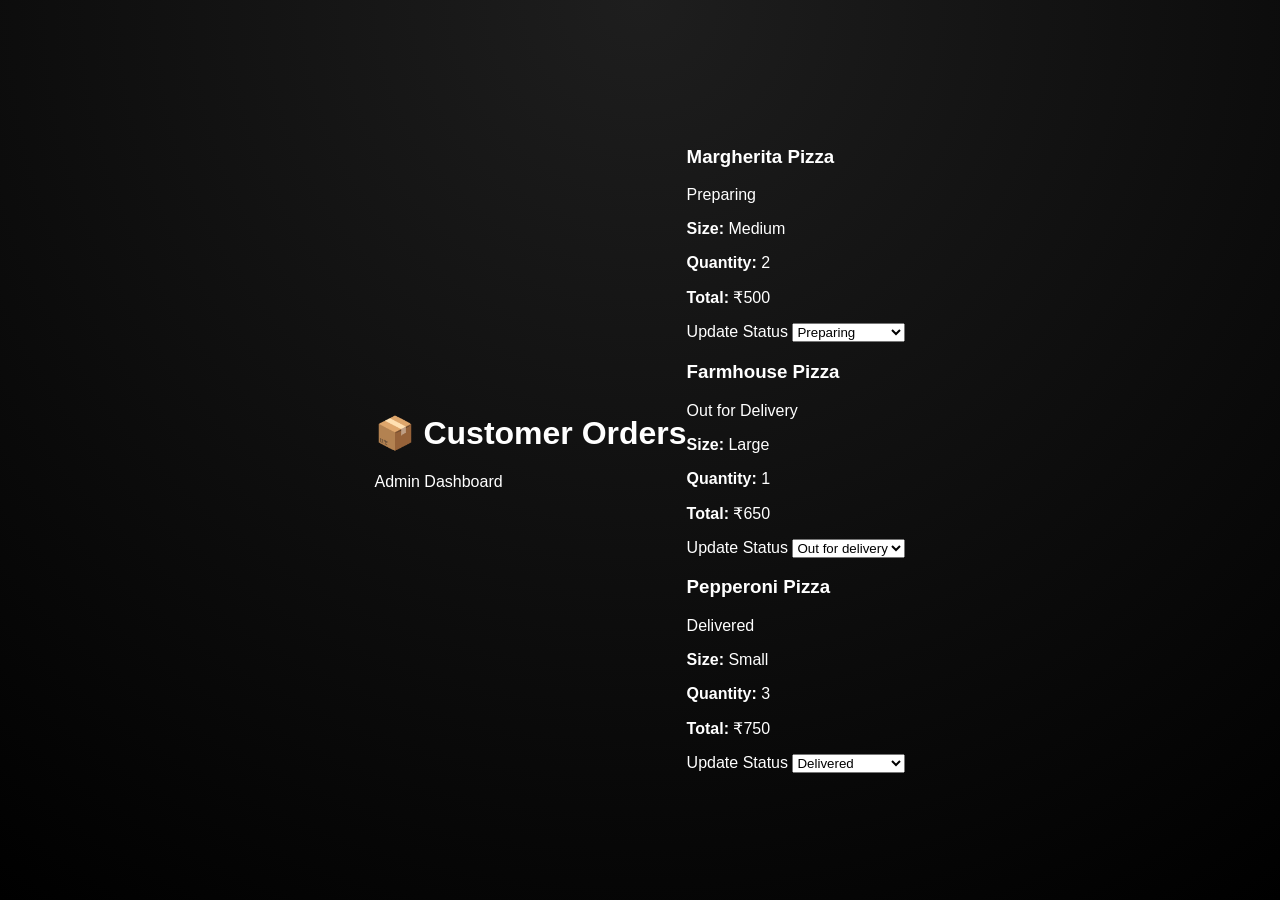
<file: admin-orders.html>
<!DOCTYPE html>
<html lang="en">
<head>
  <meta charset="UTF-8">
  <title>Admin Orders</title>
  <link rel="stylesheet" href="style.css">
</head>
<body>

  <header class="header">
    <h1>📦 Customer Orders</h1>
    <p>Admin Dashboard</p>
  </header>

  <section class="orders-container">

    <!-- Order Card -->
    <div class="order-card">
      <div class="order-header">
        <h3>Margherita Pizza</h3>
        <span class="status preparing">Preparing</span>
      </div>

      <div class="order-details">
        <p><strong>Size:</strong> Medium</p>
        <p><strong>Quantity:</strong> 2</p>
        <p><strong>Total:</strong> ₹500</p>
      </div>

      <div class="order-actions">
        <label>Update Status</label>
        <select>
          <option selected>Preparing</option>
          <option>Out for delivery</option>
          <option>Delivered</option>
        </select>
      </div>
    </div>

    <!-- Order Card -->
    <div class="order-card">
      <div class="order-header">
        <h3>Farmhouse Pizza</h3>
        <span class="status out">Out for Delivery</span>
      </div>

      <div class="order-details">
        <p><strong>Size:</strong> Large</p>
        <p><strong>Quantity:</strong> 1</p>
        <p><strong>Total:</strong> ₹650</p>
      </div>

      <div class="order-actions">
        <label>Update Status</label>
        <select>
          <option>Preparing</option>
          <option selected>Out for delivery</option>
          <option>Delivered</option>
        </select>
      </div>
    </div>

    <!-- Order Card -->
    <div class="order-card">
      <div class="order-header">
        <h3>Pepperoni Pizza</h3>
        <span class="status delivered">Delivered</span>
      </div>

      <div class="order-details">
        <p><strong>Size:</strong> Small</p>
        <p><strong>Quantity:</strong> 3</p>
        <p><strong>Total:</strong> ₹750</p>
      </div>

      <div class="order-actions">
        <label>Update Status</label>
        <select>
          <option>Preparing</option>
          <option>Out for delivery</option>
          <option selected>Delivered</option>
        </select>
      </div>
    </div>

  </section>

</body>
</html>
</file>
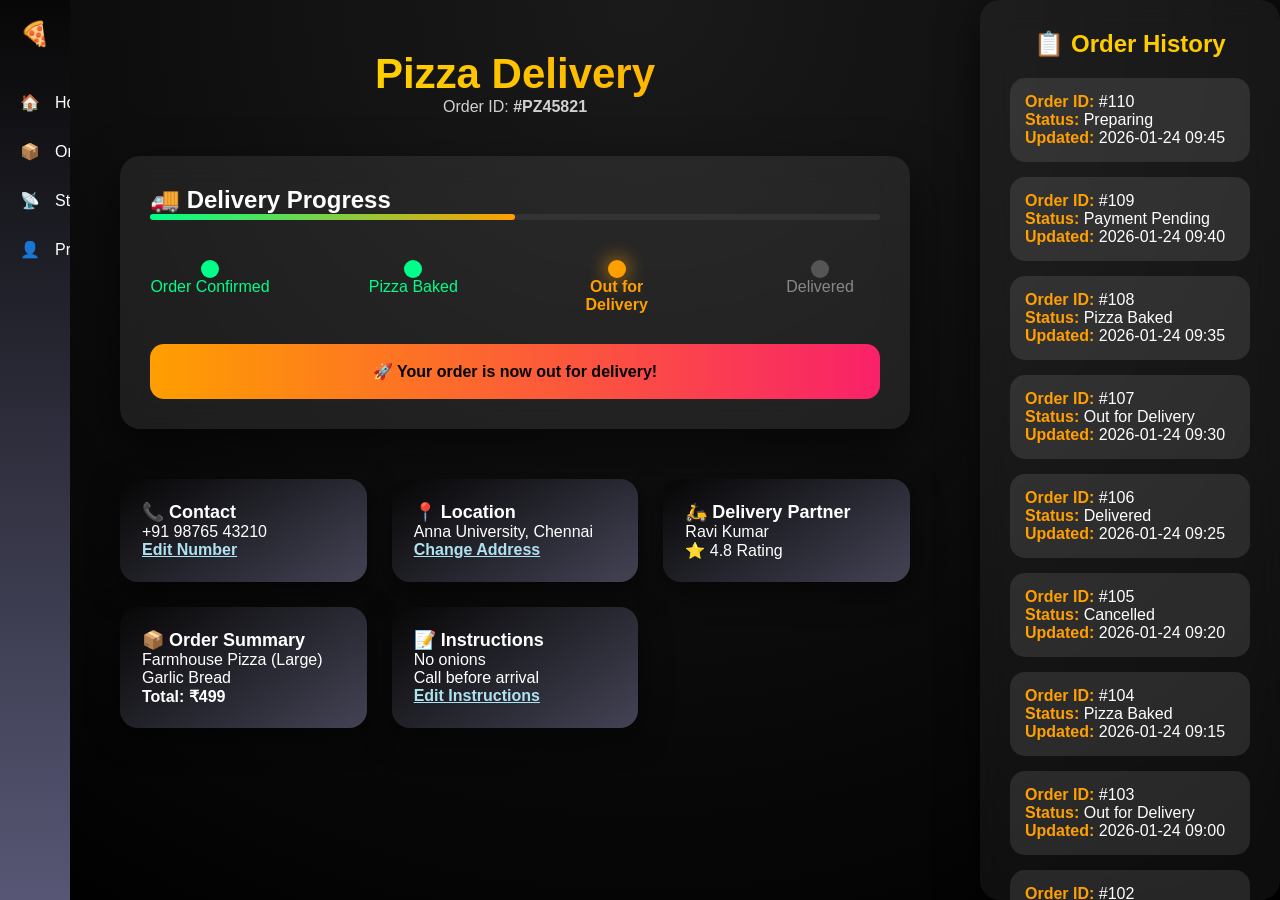
<file: deliveryupdate.html>
<!DOCTYPE html>
<html lang="en">
<head>
<meta charset="UTF-8">
<title>Pizza Delivery Page</title>

<style>
/* ---------- RESET ---------- */
* {
    box-sizing: border-box;
    margin: 0;
    padding: 0;
}

/* ---------- BASE ---------- */
body {
    font-family: 'Poppins', 'Segoe UI', sans-serif;
    background: radial-gradient(circle at top, #1a1a1a, #000);
    color: #fff;
}

/* ---------- LAYOUT ---------- */
.container {
    display: flex;
}

/* ---------- SIDEBAR ---------- */
.sidebar {
    width: 70px;
    background: linear-gradient(to bottom, #070707, #575775);
    height: 100vh;
    position: fixed;
    top: 0;
    left: 0;
    transition: width 0.3s ease;
    overflow: hidden;
    display: flex;
    flex-direction: column;
    align-items: center;
    padding-top: 20px;
    z-index: 100;
}

.sidebar:hover {
    width: 220px;
}

.sidebar h2 {
    margin-bottom: 30px;
    color: #fff;
    text-align: center;
}

.nav-item {
    display: flex;
    align-items: center;
    width: 100%;
    padding: 15px 20px;
    cursor: pointer;
    font-size: 16px;
    color: #fff;
    transition: background 0.3s;
}

.nav-item:hover {
    background: rgba(255,255,255,0.15);
}

.nav-item span {
    margin-left: 15px;
    white-space: nowrap;
}

/* ---------- MAIN PAGE ---------- */
.main-page {
    margin-left: 70px;
    padding: 50px;
    flex: 1;
}

/* ---------- ORDER HISTORY ---------- */
.order-history {
    width: 300px;
    padding: 30px;
    background: rgba(255,255,255,0.05);
    backdrop-filter: blur(15px);
    border-radius: 20px;
    margin-left: 20px;
    max-height: 100vh;
    overflow-y: auto;
    box-shadow: 0 15px 40px rgba(0,0,0,0.6);
}

.order-history h2 {
    color: #ffcc00;
    margin-bottom: 20px;
    text-align: center;
}

.order-item {
    background: rgba(255,255,255,0.1);
    padding: 15px;
    border-radius: 15px;
    margin-bottom: 15px;
}

.order-item p span {
    color: #ff9f00;
    font-weight: 600;
}

/* ---------- HEADER ---------- */
.header {
    text-align: center;
    margin-bottom: 40px;
}

.header h1 {
    font-size: 42px;
    background: linear-gradient(to right, #ffe600, #ff9f00);
    -webkit-background-clip: text;
    color: transparent;
}

.header p {
    opacity: 0.8;
}

/* ---------- DELIVERY STATUS ---------- */
.delivery-status {
    margin-top: 40px;
    padding: 30px;
    border-radius: 20px;
    background: rgba(255,255,255,0.08);
    backdrop-filter: blur(15px);
    box-shadow: 0 20px 50px rgba(0,0,0,0.6);
}

/* progress bar */
.progress-track {
    height: 6px;
    background: #333;
    border-radius: 3px;
    position: relative;
    margin-bottom: 40px;
}

.progress-fill {
    width: 50%;
    height: 100%;
    background: linear-gradient(to right, #00ff88, #ff9f00);
    border-radius: 3px;
}

/* steps */
.steps {
    display: flex;
    justify-content: space-between;
}

.step {
    text-align: center;
    width: 120px;
    color: #888;
}

.dot {
    width: 18px;
    height: 18px;
    border-radius: 50%;
    background: #555;
    margin: auto;
}

.completed .dot {
    background: #00ff88;
}

.completed p {
    color: #00ff88;
}

.current .dot {
    background: #ff9f00;
    box-shadow: 0 0 20px #ff9f00;
}

.current p {
    color: #ff9f00;
    font-weight: 700;
}

.pulse {
    animation: pulse 1.5s infinite;
}

@keyframes pulse {
    30% { box-shadow: 0 0 20px #c8984a; }
    70% { box-shadow: 0 0 30px #da9d7e; }
    100% { box-shadow: 0 0 40px #f3f2f1; }
}

.status-message {
    margin-top: 30px;
    padding: 18px;
    border-radius: 14px;
    background: linear-gradient(to right, #ff9f00, #f92169);
    color: #000;
    font-weight: 600;
    text-align: center;
}

/* ---------- INFO CARDS ---------- */
.info-grid {
    margin-top: 50px;
    display: grid;
    grid-template-columns: repeat(3, 1fr);
    gap: 25px;
}

.card {
    background: linear-gradient(145deg, #070707, #434355);
    border-radius: 18px;
    padding: 22px;
    box-shadow: 0 10px 30px rgba(0,0,0,0.5);
    transition: transform 0.3s ease;
}

.card:hover {
    transform: translateY(-8px);
}

.card h3 {
    margin-top: 0;
    font-size: 18px;
}

.action {
    color: #afe2f0;
    font-weight: 600;
    cursor: pointer;
    text-decoration:underline;
}
</style>
</head>

<body>

<div class="container">

    <!-- SIDEBAR -->
    <div class="sidebar">
        <h2>🍕</h2>
        <div class="nav-item">🏠 <span>Home</span></div>
        <div class="nav-item">📦 <span>Orders</span></div>
        <div class="nav-item">📡 <span>Status</span></div>
        <div class="nav-item">👤 <span>Profile</span></div>
    </div>

    <!-- MAIN PAGE -->
    <div class="main-page">

        <div class="header">
            <h1>Pizza Delivery</h1>
            <p>Order ID: <strong>#PZ45821</strong></p>
        </div>

        <div class="delivery-status">

            <h2>🚚 Delivery Progress</h2>

            <div class="progress-track">
                <div class="progress-fill"></div>
            </div>

            <div class="steps">
                <div class="step completed">
                    <div class="dot"></div>
                    <p>Order Confirmed</p>
                </div>
                <div class="step completed">
                    <div class="dot"></div>
                    <p>Pizza Baked</p>
                </div>
                <div class="step current">
                    <div class="dot pulse"></div>
                    <p>Out for Delivery</p>
                </div>
                <div class="step">
                    <div class="dot"></div>
                    <p>Delivered</p>
                </div>
            </div>

            <div class="status-message">
                🚀 Your order is now out for delivery!
            </div>
        </div>

        <!-- INFO CARDS -->
        <div class="info-grid">

            <div class="card">
                <h3>📞 Contact</h3>
                <p>+91 98765 43210</p>
                <p class="action">Edit Number</p>
            </div>

            <div class="card">
                <h3>📍 Location</h3>
                <p>Anna University, Chennai</p>
                <p class="action">Change Address</p>
            </div>

            <div class="card">
                <h3>🛵 Delivery Partner</h3>
                <p>Ravi Kumar</p>
                <p>⭐ 4.8 Rating</p>
            </div>

            <div class="card">
                <h3>📦 Order Summary</h3>
                <p>Farmhouse Pizza (Large)</p>
                <p>Garlic Bread</p>
                <p><strong>Total: ₹499</strong></p>
            </div>

            <div class="card">
                <h3>📝 Instructions</h3>
                <p>No onions</p>
                <p>Call before arrival</p>
                <p class="action">Edit Instructions</p>
            </div>

        </div>
    </div>

    <!-- ORDER HISTORY -->
    <div class="order-history">
        <h2>📋 Order History</h2>

        <div class="order-item">
            <p><span>Order ID:</span> #110</p>
            <p><span>Status:</span> Preparing</p>
            <p><span>Updated:</span> 2026-01-24 09:45</p>
        </div>

        <div class="order-item">
            <p><span>Order ID:</span> #109</p>
            <p><span>Status:</span> Payment Pending</p>
            <p><span>Updated:</span> 2026-01-24 09:40</p>
        </div>

        <div class="order-item">
            <p><span>Order ID:</span> #108</p>
            <p><span>Status:</span> Pizza Baked</p>
            <p><span>Updated:</span> 2026-01-24 09:35</p>
        </div>

        <div class="order-item">
            <p><span>Order ID:</span> #107</p>
            <p><span>Status:</span> Out for Delivery</p>
            <p><span>Updated:</span> 2026-01-24 09:30</p>
        </div>

        <div class="order-item">
            <p><span>Order ID:</span> #106</p>
            <p><span>Status:</span> Delivered</p>
            <p><span>Updated:</span> 2026-01-24 09:25</p>
        </div>

        <div class="order-item">
            <p><span>Order ID:</span> #105</p>
            <p><span>Status:</span> Cancelled</p>
            <p><span>Updated:</span> 2026-01-24 09:20</p>
        </div>

        <div class="order-item">
            <p><span>Order ID:</span> #104</p>
            <p><span>Status:</span> Pizza Baked</p>
            <p><span>Updated:</span> 2026-01-24 09:15</p>
        </div>

        <div class="order-item">
            <p><span>Order ID:</span> #103</p>
            <p><span>Status:</span> Out for Delivery</p>
            <p><span>Updated:</span> 2026-01-24 09:00</p>
        </div>

        <div class="order-item">
            <p><span>Order ID:</span> #102</p>
            <p><span>Status:</span> Pizza Baked</p>
            <p><span>Updated:</span> 2026-01-24 08:30</p>
        </div>

        <div class="order-item">
            <p><span>Order ID:</span> #101</p>
            <p><span>Status:</span> Order Confirmed</p>
            <p><span>Updated:</span> 2026-01-24 08:00</p>
        </div>
    </div>

</div>

</body>
</html>
</file>
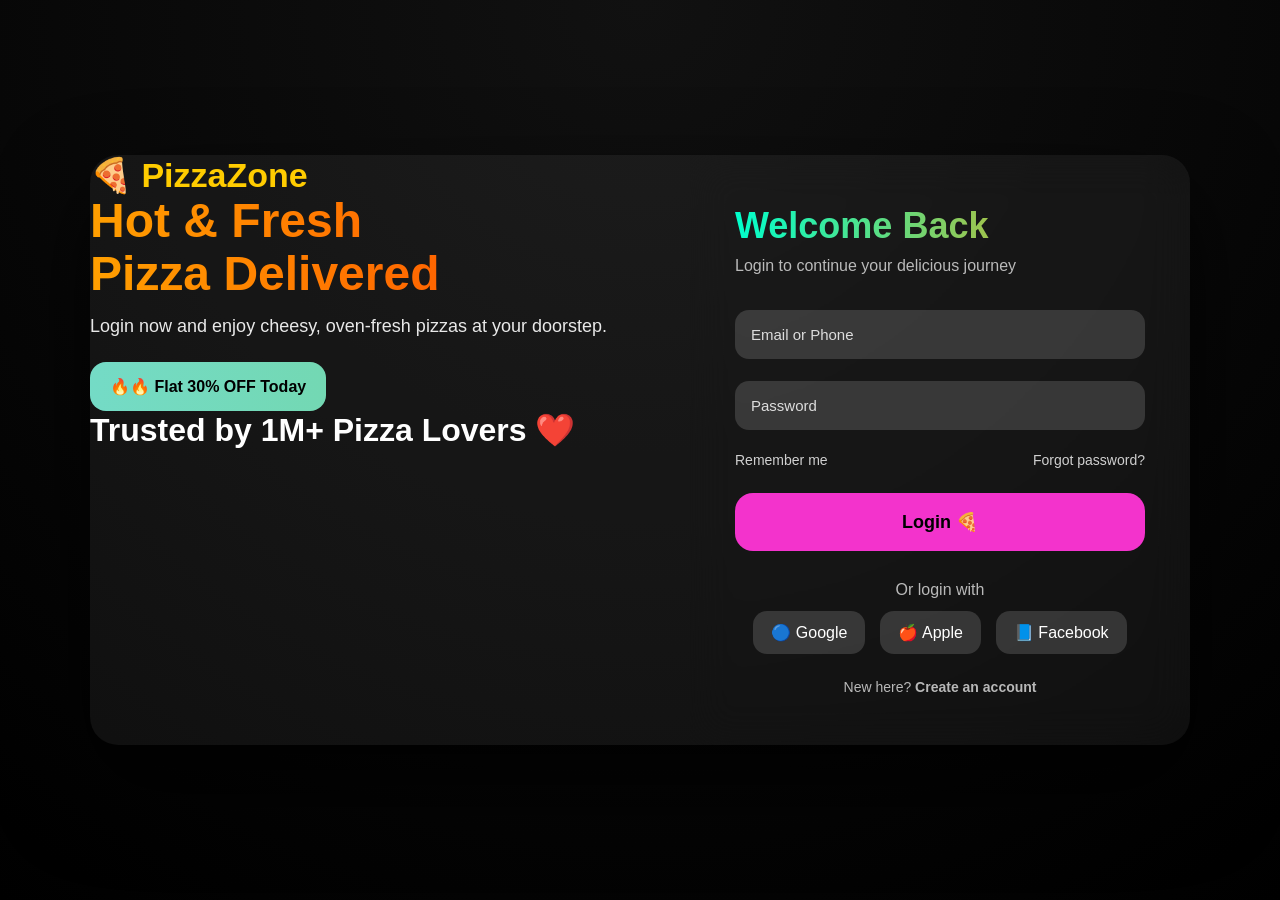
<file: login.html>
<!DOCTYPE html>
<html lang="en">
<head>
<meta charset="UTF-8">
<title>Pizza Login</title>

<style>
/* ---------- RESET ---------- */
*{
    margin:0;
    padding:0;
    box-sizing:border-box;
}

/* ---------- BASE ---------- */
body{
    font-family:'Poppins','Segoe UI',sans-serif;
    min-height:100vh;
    background:radial-gradient(circle at top,#111,#000);
    display:flex;
    justify-content:center;
    align-items:center;
    color:#fff;
}

/* ---------- CONTAINER ---------- */
.login-container{
    width:90%;
    max-width:1100px;
    display:grid;
    grid-template-columns:1.2fr 1fr;
    background:rgba(255,255,255,0.05);
    border-radius:28px;
    overflow:hidden;
    box-shadow:0 40px 90px rgba(0,0,0,0.8);
}

/* ---------- LEFT AD PANEL ---------- */
.ad-panel{
    position:relative;
    background:
      linear-gradient(to bottom,rgba(0,0,0,0.65),rgba(0,0,0,0.85)),
      url("https://images.unsplash.com/photo-1601924582975-7aa1fc4c1d4f");
    background-size:cover;
    background-position:center;
    padding:45px;
    display:flex;
    flex-direction:column;
    justify-content:space-between;
}
.brand{
    font-size:34px;
    font-weight:800;
    color:#ffcc00;
}

.ad-text h1{
    font-size:48px;
    line-height:1.1;
    background:linear-gradient(to right,#ff9f00,#ff3c00);
    -webkit-background-clip:text;
    color:transparent;
}

.ad-text p{
    margin-top:15px;
    font-size:18px;
    opacity:0.9;
}

.offer{
    margin-top:25px;
    padding:15px 20px;
    border-radius:16px;
    background:linear-gradient(to right,#74dbc6,#73d8b3);
    color:#000;
    font-weight:700;
    width:fit-content;
}

/* ---------- RIGHT LOGIN PANEL ---------- */
.login-panel{
    backdrop-filter:blur(20px);
    padding:50px 45px;
    display:flex;
    flex-direction:column;
    justify-content:center;
}

.login-panel h2{
    font-size:36px;
    margin-bottom:10px;
    background:linear-gradient(to right,#00ffcc,#ff9f00);
    -webkit-background-clip:text;
    color:transparent;
}

.login-panel p{
    opacity:0.7;
    margin-bottom:35px;
}

/* ---------- FORM ---------- */
.form-group{
    margin-bottom:22px;
}

.form-group input{
    width:100%;
    padding:16px;
    border-radius:14px;
    border:none;
    outline:none;
    background:rgba(255,255,255,0.15);
    color:#fff;
    font-size:15px;
}

.form-group input::placeholder{
    color:#ddd;
}

/* ---------- OPTIONS ---------- */
.options{
    display:flex;
    justify-content:space-between;
    font-size:14px;
    opacity:0.8;
    margin-bottom:25px;
}

/* ---------- BUTTON ---------- */
.login-btn{
    padding:18px;
    border-radius:18px;
    border:none;
    font-size:18px;
    font-weight:700;
    cursor:pointer;
    background:linear-gradient(to right,#f333cc,#f333cc);
    color:#000;
    transition:transform 0.2s ease;
}

.login-btn:hover{
    transform:translateY(-2px);
}

/* ---------- SOCIAL ---------- */
.social{
    margin-top:30px;
    text-align:center;
}

.social p{
    margin-bottom:12px;
    opacity:0.7;
}

.social-icons{
    display:flex;
    justify-content:center;
    gap:15px;
}

.social-icons span{
    padding:12px 18px;
    border-radius:14px;
    background:rgba(255,255,255,0.15);
    cursor:pointer;
}

/* ---------- FOOTER ---------- */
.footer{
    margin-top:25px;
    text-align:center;
    font-size:14px;
    opacity:0.7;
}
</style>
</head>

<body>

<div class="login-container">

<!-- ADVERTISEMENT PANEL -->
<div classcd="ad-panel">
    <div class="brand">🍕 PizzaZone</div>

    <div class="ad-text">
        <h1 class="companyname">Hot & Fresh<br>Pizza Delivered</h1>
        <p>Login now and enjoy cheesy, oven-fresh pizzas at your doorstep.</p>
        <div class="offer">🔥🔥 Flat 30% OFF Today</div>
    </div>

    <h1>Trusted by 1M+ Pizza Lovers ❤️</h1>
</div>

<!-- LOGIN PANEL -->
<div class="login-panel">
    <h2>Welcome Back</h2>
    <p>Login to continue your delicious journey</p>

    <div class="form-group">
        <input type="text" placeholder="Email or Phone">
    </div>

    <div class="form-group">
        <input type="password" placeholder="Password">
    </div>

    <div class="options">
        <span>Remember me</span>
        <span>Forgot password?</span>
    </div>

    <button class="login-btn">Login 🍕</button>

    <div class="social">
        <p>Or login with</p>
        <div class="social-icons">
            <span>🔵 Google</span>
            <span>🍎 Apple</span>
            <span>📘 Facebook</span>
        </div>
    </div>

    <div class="footer">
        New here? <strong>Create an account</strong>
    </div>
</div>

</div>

</body>
</html>
</file>
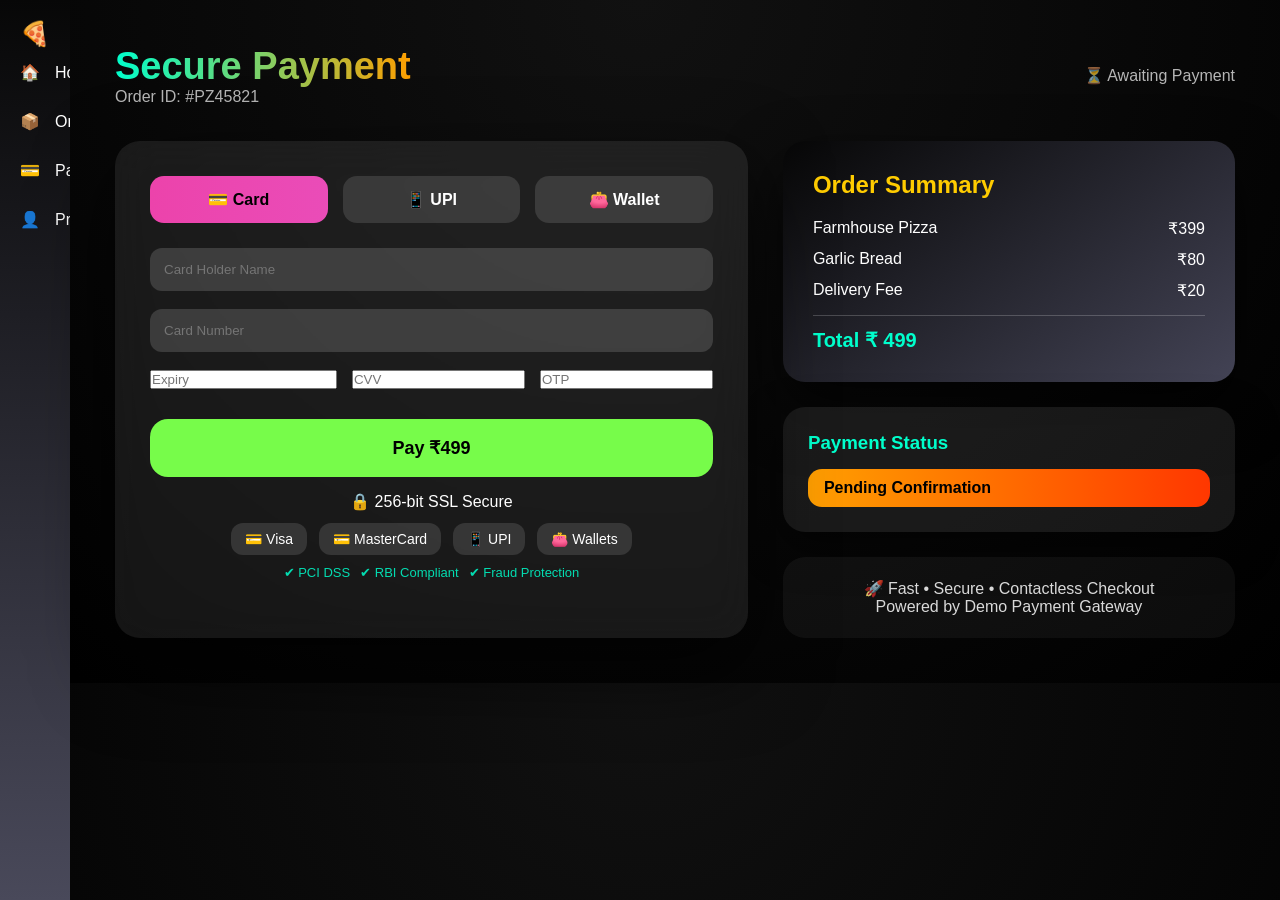
<file: payment.html>
<!DOCTYPE html>
<html lang="en">
<head>
<meta charset="UTF-8">
<title>Payment Gateway</title>

<style>
/* ---------- RESET ---------- */
*{
    margin:0;
    padding:0;
    box-sizing:border-box;
}

/* ---------- BASE ---------- */
body{
    font-family:'Poppins','Segoe UI',sans-serif;
    background:radial-gradient(circle at top,#111,#000);
    color:#fff;
}

/* ---------- LAYOUT ---------- */
.container{
    display:flex;
}

/* ---------- SIDEBAR ---------- */
.sidebar{
    width:70px;
    background:linear-gradient(to bottom,#070707,#49495a);
    height:100vh;
    position:fixed;
    left:0;
    top:0;
    transition:width 0.3s ease;
    overflow:hidden;
    display:flex;
    flex-direction:column;
    align-items:center;
    padding-top:20px;
}

.sidebar:hover{
    width:220px;
}

.nav-item{
    display:flex;
    align-items:center;
    width:100%;
    padding:15px 20px;
    cursor:pointer;
}

.nav-item span{
    margin-left:15px;
    white-space:nowrap;
}

.nav-item:hover{
    background:rgba(255,255,255,0.15);
}

/* ---------- MAIN ---------- */
.main{
    margin-left:70px;
    padding:45px;
    width:100%;
}

/* ---------- HEADER ---------- */
.header{
    display:flex;
    justify-content:space-between;
    align-items:center;
    margin-bottom:35px;
}

.header h1{
    font-size:38px;
    background:linear-gradient(to right,#00ffcc,#ff9f00);
    -webkit-background-clip:text;
    color:transparent;
}

.header p{
    opacity:0.7;
}

/* ---------- GRID ---------- */
.payment-grid{
    display:grid;
    grid-template-columns:1.4fr 1fr;
    gap:35px;
}

/* ---------- PAYMENT BOX ---------- */
.payment-box{
    background:rgba(255,255,255,0.08);
    backdrop-filter:blur(20px);
    border-radius:25px;
    padding:35px;
    box-shadow:0 30px 80px rgba(0,0,0,0.7);
    animation:fadeUp 1s ease;
}

@keyframes fadeUp{
    from{opacity:0;transform:translateY(40px);}
    to{opacity:1;transform:translateY(0);}
}

/* ---------- RADIO ---------- */
input[type=radio]{display:none;}

/* ---------- TABS ---------- */
.tabs{
    display:flex;
    gap:15px;
    margin-bottom:25px;
}

.tab{
    flex:1;
    padding:14px;
    text-align:center;
    border-radius:14px;
    background:rgba(255,255,255,0.12);
    cursor:pointer;
    font-weight:600;
}

#card:checked ~ .tabs label[for="card"],
#upi:checked ~ .tabs label[for="upi"],
#wallet:checked ~ .tabs label[for="wallet"]{
    background:linear-gradient(to left,#ea4cb8,#ec43ab);
    color:#000;
}

/* ---------- FORMS ---------- */
.pay-section{display:none;}

#card:checked ~ .card-pay,
#upi:checked ~ .upi-pay,
#wallet:checked ~ .wallet-pay{
    display:block;
}

.form-group{
    margin-bottom:18px;
}

.form-group input{
    width:100%;
    padding:14px;
    border-radius:12px;
    border:none;
    background:rgba(255,255,255,0.15);
    color:#fff;
}

/* CARD GRID */
.card-grid{
    display:grid;
    grid-template-columns:2fr 1fr 1fr;
    gap:15px;
}

/* WALLET */
.wallets{
    display:flex;
    gap:15px;
    margin-top:15px;
}

.wallets span{
    padding:14px 18px;
    border-radius:14px;
    background:rgba(255,255,255,0.15);
    cursor:pointer;
}

/* PAY BUTTON */
.pay-btn{
    margin-top:30px;
    width:100%;
    padding:18px;
    border-radius:18px;
    border:none;
    background:linear-gradient(to left,#77fc4a,#77fc4a);
    font-size:18px;
    font-weight:700;
    cursor:pointer;
}

/* ---------- SECURE SECTION ---------- */
.secure-text{
    text-align:center;
    margin-top:15px;
}

.secure-options{
    margin-top:12px;
    display:flex;
    justify-content:center;
    gap:12px;
    flex-wrap:wrap;
}

.secure-options span{
    padding:8px 14px;
    border-radius:12px;
    background:rgba(255,255,255,0.12);
    font-size:14px;
}

.trust-badges{
    margin-top:10px;
    display:flex;
    justify-content:center;
    gap:10px;
    font-size:13px;
    color:#00ffcc;
    opacity:0.85;
}

/* ---------- RIGHT PANEL ---------- */
.side-panel{
    display:grid;
    gap:25px;
}

/* ORDER SUMMARY */
.summary{
    background:linear-gradient(145deg,#070707,#434355);
    border-radius:22px;
    padding:30px;
    box-shadow:0 25px 60px rgba(0,0,0,0.6);
}

.summary h2{
    color:#ffcc00;
    margin-bottom:20px;
}

.item{
    display:flex;
    justify-content:space-between;
    margin-bottom:12px;
}

.total{
    margin-top:15px;
    padding-top:12px;
    border-top:1px solid rgba(255,255,255,0.2);
    font-size:20px;
    color:#00ffcc;
    font-weight:700;
}

/* STATUS */
.status{
    background:rgba(255,255,255,0.08);
    border-radius:22px;
    padding:25px;
    box-shadow:0 15px 40px rgba(0,0,0,0.5);
}

.status h3{
    color:#00ffcc;
    margin-bottom:15px;
}

.badge{
    padding:10px 16px;
    border-radius:14px;
    background:linear-gradient(to right,#ff9f00,#ff3700);
    color:#000;
    font-weight:600;
}

/* INFO */
.info{
    background:rgba(255,255,255,0.06);
    border-radius:22px;
    padding:22px;
    text-align:center;
    opacity:0.85;
}
</style>
</head>

<body>

<div class="container">

<!-- SIDEBAR -->
<div class="sidebar">
    <h2>🍕</h2>
    <div class="nav-item">🏠 <span>Home</span></div>
    <div class="nav-item">📦 <span>Orders</span></div>
    <div class="nav-item">💳 <span>Payment</span></div>
    <div class="nav-item">👤 <span>Profile</span></div>
</div>

<!-- MAIN -->
<div class="main">

<div class="header">
    <div>
        <h1>Secure Payment</h1>
        <p>Order ID: #PZ45821</p>
    </div>
    <p>⏳ Awaiting Payment</p>
</div>

<div class="payment-grid">

<!-- PAYMENT -->
<div class="payment-box">

<input type="radio" id="card" name="pay" checked>
<input type="radio" id="upi" name="pay">
<input type="radio" id="wallet" name="pay">

<div class="tabs">
    <label for="card" class="tab">💳 Card</label>
    <label for="upi" class="tab">📱 UPI</label>
    <label for="wallet" class="tab">👛 Wallet</label>
</div>

<div class="pay-section card-pay">
    <div class="form-group"><input type="text" placeholder="Card Holder Name"></div>
    <div class="form-group"><input type="text" placeholder="Card Number"></div>
    <div class="card-grid">
        <input type="text" placeholder="Expiry">
        <input type="password" placeholder="CVV">
        <input type="text" placeholder="OTP">
    </div>
</div>

<div class="pay-section upi-pay">
    <div class="form-group">
        <input type="text" placeholder="UPI ID (example@upi)">
    </div>
    <p>Use any UPI app to complete payment</p>
</div>

<div class="pay-section wallet-pay">
    <p>Select Wallet</p>
    <div class="wallets">
        <span>PhonePe</span>
        <span>Paytm</span>
        <span>GPay</span>
    </div>
</div>

<button class="pay-btn">Pay ₹499</button>

<div class="secure-text">🔒 256-bit SSL Secure</div>

<div class="secure-options">
    <span>💳 Visa</span>
    <span>💳 MasterCard</span>
    <span>📱 UPI</span>
    <span>👛 Wallets</span>
</div>

<div class="trust-badges">
    <span>✔ PCI DSS</span>
    <span>✔ RBI Compliant</span>
    <span>✔ Fraud Protection</span>
</div>

</div>

<!-- RIGHT PANEL -->
<div class="side-panel">

<div class="summary">
    <h2>Order Summary</h2>
    <div class="item"><span>Farmhouse Pizza</span><span>₹399</span></div>
    <div class="item"><span>Garlic Bread</span><span>₹80</span></div>
    <div class="item"><span>Delivery Fee</span><span>₹20</span></div>
    <div class="total"><span>Total</span><span> ₹ 499</span></div>
</div>

<div class="status">
    <h3>Payment Status</h3>
    <div class="badge">Pending Confirmation</div>
</div>

<div class="info">
    🚀 Fast • Secure • Contactless Checkout<br>
    Powered by Demo Payment Gateway
</div>

</div>

</div>
</div>

</body>
</html>
</file>
<file: style.css>
* {
  box-sizing: border-box;
  font-family: "Segoe UI", sans-serif;
}

body {
  margin: 0;
  min-height: 100vh;
  background: radial-gradient(circle at top, #1e1e1e, #000);
  display: flex;
  align-items: center;
  justify-content: center;
  color: #fff;
}

/* Login Wrapper */
.login-wrapper {
  width: 100%;
  display: flex;
  justify-content: center;
}

/* Glass Card */
.login-card {
  width: 360px;
  padding: 30px;
  border-radius: 18px;
  background: rgba(255, 255, 255, 0.08);
  backdrop-filter: blur(15px);
  box-shadow: 0 20px 40px rgba(0,0,0,0.6);
  text-align: center;
}

/* Title */
.app-title {
  margin: 0;
  font-size: 32px;
  color: #ffcc00;
}

.subtitle {
  color: #bbb;
  margin-bottom: 25px;
}

/* Inputs */
.login-card input {
  width: 100%;
  padding: 12px;
  margin-bottom: 15px;
  border-radius: 10px;
  border: none;
  outline: none;
  background: #1c1c1c;
  color: white;
}

/* Button */
.login-btn {
  width: 100%;
  padding: 12px;
  border-radius: 30px;
  border: none;
  cursor: pointer;
  font-size: 16px;
  color: white;
  background: linear-gradient(90deg, #ff9f0a, #ff2d55);
  transition: 0.3s;
}

.login-btn:hover {
  opacity: 0.9;
  transform: scale(1.02);
}

/* Links */
.link-text {
  margin-top: 15px;
  font-size: 14px;
}

.link-text a {
  color: #ffcc00;
  text-decoration: none;
}
.pizza-container {
  display: flex;
  justify-content: center;
  flex-wrap: wrap;
  gap: 25px;
}

.pizza-card {
  width: 230px;
  padding: 15px;
  border-radius: 18px;
  background: rgba(255,255,255,0.08);
  backdrop-filter: blur(12px);
  box-shadow: 0 15px 35px rgba(0,0,0,0.5);
  text-align: center;
  color: white;
  display: flex;
  flex-direction: column;
  align-items: center;
}



.pizza-card img {
  width: 100%;
  height: 140px;
  object-fit: cover;
  border-radius: 14px;
}

.pizza-card .price {
  font-size: 18px;
  color: #ff9f0a;
}

.pizza-card .deal {
  font-size: 13px;
  color: #ccc;
  margin-bottom: 10px;
}

.pizza-card select,
.pizza-card input[type="number"] {
  width: 80%;
  margin: 5px 0;
  padding: 5px;
  border-radius: 10px;
  border: none;
  outline: none;
}
.pizza-img {
  width: 100%;
  max-width: 180px;
  display: block;
  margin: 0 auto 12px;
  border-radius: 14px;
}
.pizza-container {
  display: flex;
  flex-wrap: wrap;       /* Allows multiple rows */
  justify-content: center; /* Centers all cards horizontally */
  gap: 20px;             /* Space between cards */
}

.pizza-card {
  flex: 1 1 250px;       /* Each card takes at least 250px, grows if space available */
  max-width: 300px;      /* Optional: limit card size */
  box-sizing: border-box;
}
</file>
